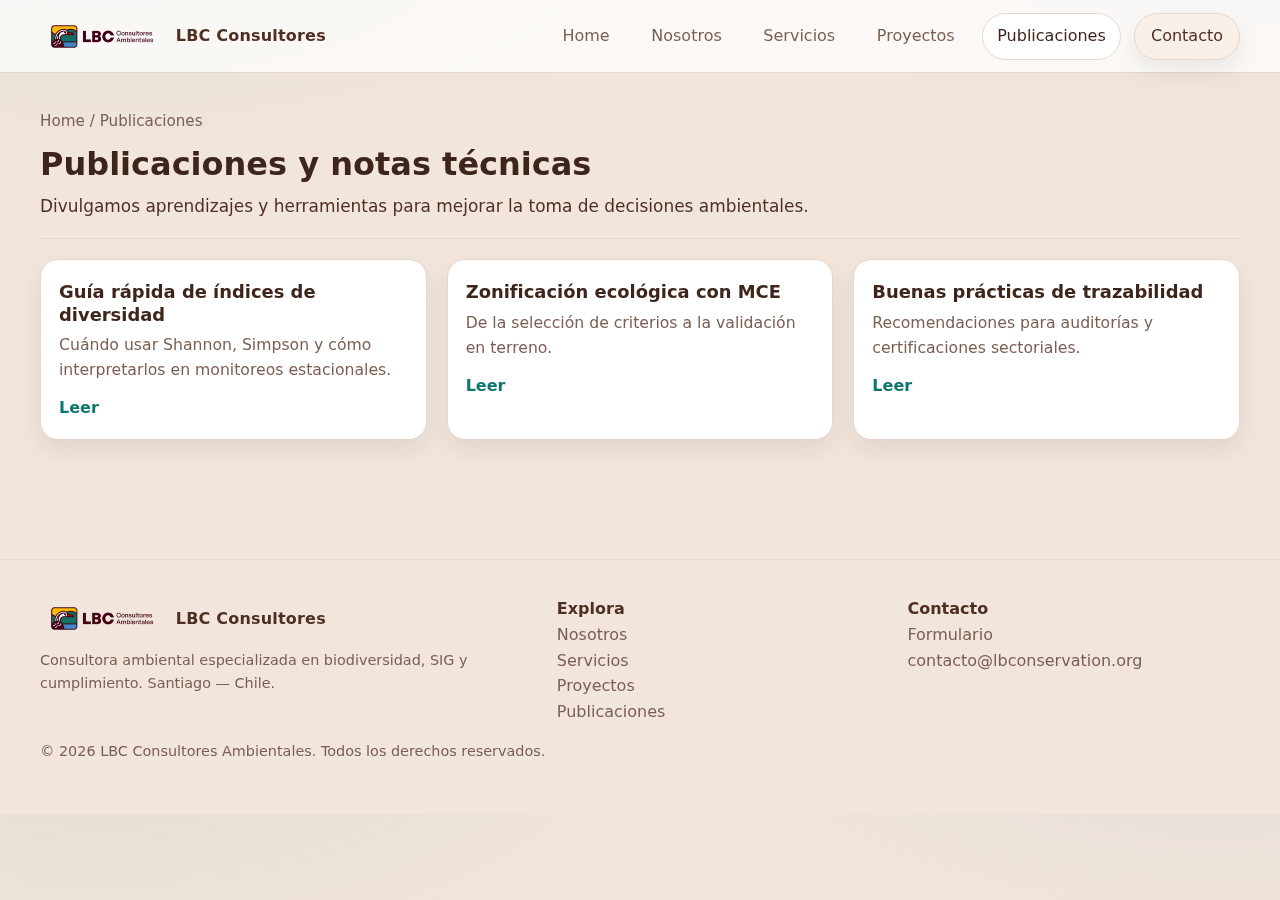
<file: publicaciones.html>
<!DOCTYPE html>
<html lang="es-CL">
<head>
  <meta charset="UTF-8" />
  <meta name="viewport" content="width=device-width, initial-scale=1" />
  <title>Publicaciones — LBC Consultores Ambientales</title>
  <link rel="icon" href="assets/favicon.png" />
  <link rel="stylesheet" href="assets/site.css" />
</head>
<body>
  <header class="nav">
    <div class="container nav-inner">
      <a href="index.html" class="logo" aria-label="LBC — Home">
        <img src="assets/logos/logolbc.png" alt="Logo LBC" />
        <span>LBC Consultores</span>
      </a>
      <button class="menu-toggle" aria-expanded="false" aria-controls="menu" id="menuBtn">☰</button>
      <nav class="menu" id="menu" aria-label="Navegación principal">
        <a href="index.html">Home</a>
        <a href="nosotros.html">Nosotros</a>
        <a href="servicios.html">Servicios</a>
        <a href="proyectos.html">Proyectos</a>
        <a href="publicaciones.html">Publicaciones</a>
        <a class="cta" href="contacto.html">Contacto</a>
      </nav>
    </div>
  </header>

  <main class="container main section">
    <nav class="breadcrumbs"><a href="index.html">Home</a> / Publicaciones</nav>
    <h1>Publicaciones y notas técnicas</h1>
    <p class="lead">Divulgamos aprendizajes y herramientas para mejorar la toma de decisiones ambientales.</p>
    <hr class="sep" />

    <section class="grid cards">
      <article class="card">
        <h3>Guía rápida de índices de diversidad</h3>
        <p>Cuándo usar Shannon, Simpson y cómo interpretarlos en monitoreos estacionales.</p>
        <a href="#">Leer</a>
      </article>
      <article class="card">
        <h3>Zonificación ecológica con MCE</h3>
        <p>De la selección de criterios a la validación en terreno.</p>
        <a href="#">Leer</a>
      </article>
      <article class="card">
        <h3>Buenas prácticas de trazabilidad</h3>
        <p>Recomendaciones para auditorías y certificaciones sectoriales.</p>
        <a href="#">Leer</a>
      </article>
    </section>
  </main>

  <footer class="section">
    <div class="container foot">
      <div>
        <div class="logo">
          <img src="assets/logos/logolbc.png" alt="Logo LBC" />
          <strong>LBC Consultores</strong>
        </div>
        <p class="fine" style="margin-top:8px">Consultora ambiental especializada en biodiversidad, SIG y cumplimiento. Santiago — Chile.</p>
      </div>
      <nav>
        <strong>Explora</strong><br />
        <a href="nosotros.html">Nosotros</a><br />
        <a href="servicios.html">Servicios</a><br />
        <a href="proyectos.html">Proyectos</a><br />
        <a href="publicaciones.html">Publicaciones</a>
      </nav>
      <div>
        <strong>Contacto</strong><br />
        <a href="contacto.html">Formulario</a><br />
        <a href="mailto:contacto@lbconservation.org">contacto@lbconservation.org</a>
      </div>
    </div>
    <div class="container" style="margin-top:16px">
      <p class="fine">© <span id="y"></span> LBC Consultores Ambientales. Todos los derechos reservados.</p>
    </div>
  </footer>

  <script src="assets/site.js"></script>

</body>
</html>
</file>
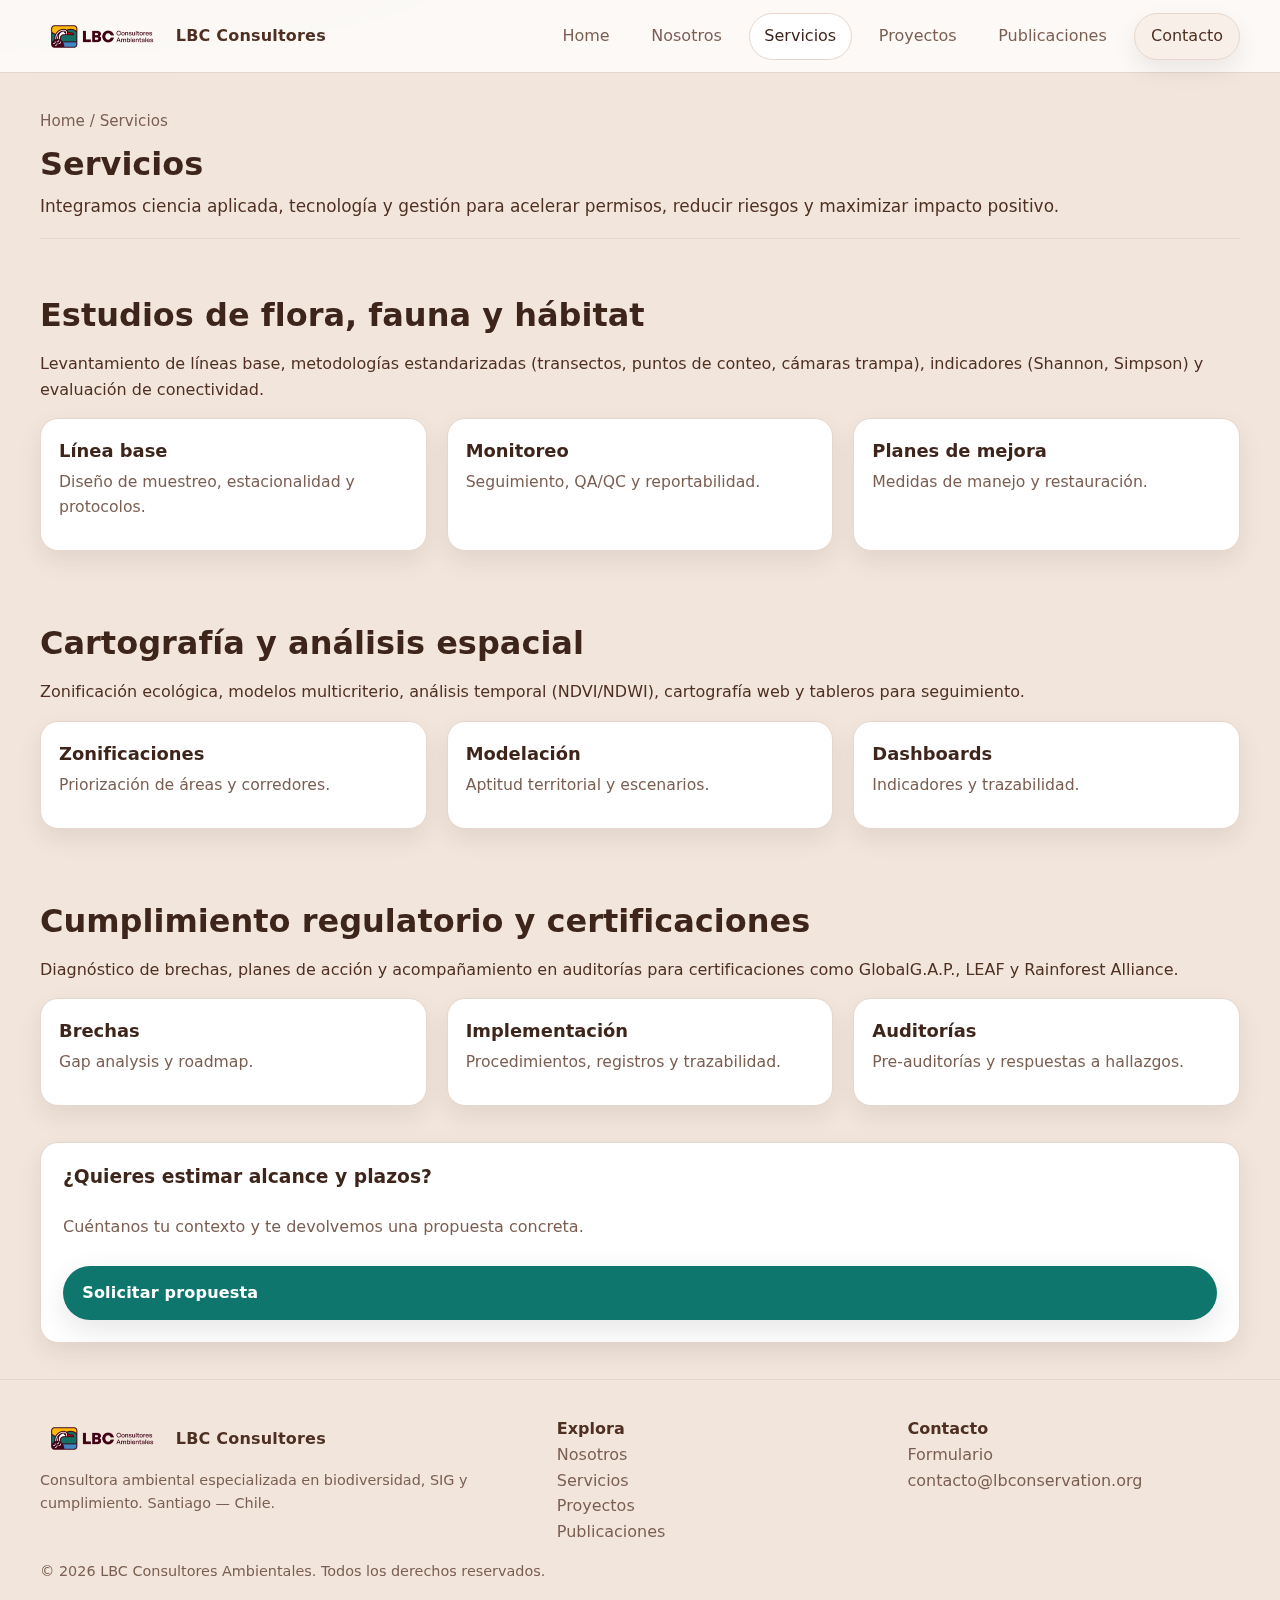
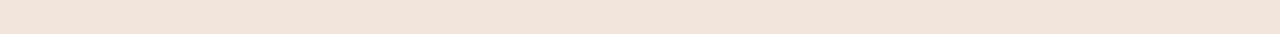
<file: servicios.html>
<!DOCTYPE html>
<html lang="es-CL">
<head>
  <meta charset="UTF-8" />
  <meta name="viewport" content="width=device-width, initial-scale=1" />
  <title>Servicios — LBC Consultores Ambientales</title>
  <link rel="icon" href="assets/favicon.png" />
  <link rel="stylesheet" href="assets/site.css" />
</head>
<body>
  <header class="nav">
    <div class="container nav-inner">
      <a href="index.html" class="logo" aria-label="LBC — Home">
        <img src="assets/logos/logolbc.png" alt="Logo LBC" />
        <span>LBC Consultores</span>
      </a>
      <button class="menu-toggle" aria-expanded="false" aria-controls="menu" id="menuBtn">☰</button>
      <nav class="menu" id="menu" aria-label="Navegación principal">
        <a href="index.html">Home</a>
        <a href="nosotros.html">Nosotros</a>
        <a href="servicios.html">Servicios</a>
        <a href="proyectos.html">Proyectos</a>
        <a href="publicaciones.html">Publicaciones</a>
        <a class="cta" href="contacto.html">Contacto</a>
      </nav>
    </div>
  </header>

  <main class="container main section">
    <nav class="breadcrumbs"><a href="index.html">Home</a> / Servicios</nav>
    <h1>Servicios</h1>
    <p class="lead">Integramos ciencia aplicada, tecnología y gestión para acelerar permisos, reducir riesgos y maximizar impacto positivo.</p>
    <hr class="sep" />

    <section id="biodiversidad" class="section">
      <h2>Estudios de flora, fauna y hábitat</h2>
      <p>Levantamiento de líneas base, metodologías estandarizadas (transectos, puntos de conteo, cámaras trampa), indicadores (Shannon, Simpson) y evaluación de conectividad.</p>
      <div class="grid cards">
        <div class="card"><h3>Línea base</h3><p>Diseño de muestreo, estacionalidad y protocolos.</p></div>
        <div class="card"><h3>Monitoreo</h3><p>Seguimiento, QA/QC y reportabilidad.</p></div>
        <div class="card"><h3>Planes de mejora</h3><p>Medidas de manejo y restauración.</p></div>
      </div>
    </section>

    <section id="sig" class="section">
      <h2>Cartografía y análisis espacial</h2>
      <p>Zonificación ecológica, modelos multicriterio, análisis temporal (NDVI/NDWI), cartografía web y tableros para seguimiento.</p>
      <div class="grid cards">
        <div class="card"><h3>Zonificaciones</h3><p>Priorización de áreas y corredores.</p></div>
        <div class="card"><h3>Modelación</h3><p>Aptitud territorial y escenarios.</p></div>
        <div class="card"><h3>Dashboards</h3><p>Indicadores y trazabilidad.</p></div>
      </div>
    </section>

    <section id="cumplimiento" class="section">
      <h2>Cumplimiento regulatorio y certificaciones</h2>
      <p>Diagnóstico de brechas, planes de acción y acompañamiento en auditorías para certificaciones como GlobalG.A.P., LEAF y Rainforest Alliance.</p>
      <div class="grid cards">
        <div class="card"><h3>Brechas</h3><p>Gap analysis y roadmap.</p></div>
        <div class="card"><h3>Implementación</h3><p>Procedimientos, registros y trazabilidad.</p></div>
        <div class="card"><h3>Auditorías</h3><p>Pre-auditorías y respuestas a hallazgos.</p></div>
      </div>
    </section>

    <div class="cta">
      <h3>¿Quieres estimar alcance y plazos?</h3>
      <p class="muted">Cuéntanos tu contexto y te devolvemos una propuesta concreta.</p>
      <a class="btn btn-primary" href="contacto.html">Solicitar propuesta</a>
    </div>
  </main>

  <footer class="section">
    <div class="container foot">
      <div>
        <div class="logo">
          <img src="assets/logos/logolbc.png" alt="Logo LBC" />
          <strong>LBC Consultores</strong>
        </div>
        <p class="fine" style="margin-top:8px">Consultora ambiental especializada en biodiversidad, SIG y cumplimiento. Santiago — Chile.</p>
      </div>
      <nav>
        <strong>Explora</strong><br />
        <a href="nosotros.html">Nosotros</a><br />
        <a href="servicios.html">Servicios</a><br />
        <a href="proyectos.html">Proyectos</a><br />
        <a href="publicaciones.html">Publicaciones</a>
      </nav>
      <div>
        <strong>Contacto</strong><br />
        <a href="contacto.html">Formulario</a><br />
        <a href="mailto:contacto@lbconservation.org">contacto@lbconservation.org</a>
      </div>
    </div>
    <div class="container" style="margin-top:16px">
      <p class="fine">© <span id="y"></span> LBC Consultores Ambientales. Todos los derechos reservados.</p>
    </div>
  </footer>

  <script src="assets/site.js"></script>

</body>
</html>
</file>
<file: assets/site.css>
/* =========================================================
   LBC Brand v4 — Corporativo sobrio y actual
   - Base clara (salmón pálido)
   - Tipografía "chocolate"
   - Superficies blancas con bordes sutiles
   - Acentos: rojo / oro / teal / azul (marca)
   ========================================================= */

:root{
  /* Marca (ajusta si tienes hex oficiales) */
  --brand-red:   #D62828;  /* Rojo */
  --brand-gold:  #F2B705;  /* Amarillo / oro */
  --brand-teal:  #0F766E;  /* Teal */
  --brand-blue:  #4B84C6;  /* Azul */

  /* Identidad neutra */
  --paper:       #F2E6DC;  /* salmón pálido (fondo) */
  --paper-2:     #F8EFE9;  /* variante más clara */
  --surface:     #FFFFFF;  /* tarjetas / ctas */
  --surface-2:   #FFF8F3;  /* superficies elevadas suaves */
  --border:      #E6D6CB;  /* borde sutil */

  /* Tipografía chocolate */
  --ink:         #4E2F22;  /* principal (chocolate) */
  --ink-strong:  #3E251B;  /* títulos */
  --ink-dim:     #7B5E52;  /* atenuado */

  /* Asignaciones de sistema */
  --brand:       var(--brand-teal);
  --brand-2:     var(--brand-blue);
  --accent:      var(--brand-blue);
  --accent-2:    var(--brand-red);
  --gold:        var(--brand-gold);

  --shadow:      0 10px 30px rgba(16, 10, 8, .10);
  --radius:      18px;
  --radius-sm:   12px;
  --container:   1200px;
}

/* ===== Reset y base ===== */
*{box-sizing:border-box}
html,body{
  margin:0; padding:0;
  background:
    radial-gradient(1000px 420px at 8% -10%, rgba(15,118,110,.08) 0%, transparent 60%),
    radial-gradient(900px 380px at 95% -12%, rgba(75,132,198,.09) 0%, transparent 60%),
    linear-gradient(180deg, var(--paper) 0%, var(--paper) 100%);
  color:var(--ink);
  font:16px/1.6 system-ui,-apple-system,Segoe UI,Roboto,Ubuntu,"Helvetica Neue","Noto Sans",Arial,"Apple Color Emoji","Segoe UI Emoji";
}
h1,h2,h3,h4{color:var(--ink-strong);line-height:1.25;margin:0 0 .4rem}
a{color:inherit;text-decoration:none}
img{max-width:100%;display:block}

/* Utilitarios */
.container{width:min(95%, var(--container));margin-inline:auto}
.grid{display:grid;gap:20px}

/* ===== Botones ===== */
.btn{
  display:inline-flex;align-items:center;gap:.6rem;
  padding:.9rem 1.2rem;border-radius:999px;font-weight:700;letter-spacing:.2px;
  box-shadow:var(--shadow);transition:transform .2s ease,opacity .2s ease,box-shadow .2s ease
}
.btn:active{transform:translateY(1px)}
.btn-primary{
  background:linear-gradient(135deg,var(--brand),var(--brand-2));
  color:#fff;
}
.btn-ghost{
  background:transparent;border:1px solid var(--border);
  color:var(--ink);
}
.btn-ghost:hover{background:var(--paper-2)}
.chip{
  display:inline-flex;align-items:center;gap:.4rem;
  background:var(--paper-2);border:1px solid var(--border);color:var(--ink-dim);
  padding:.35rem .7rem;border-radius:999px;font-size:.82rem
}

/* ===== NAV ===== */
header.nav{
  position:sticky;top:0;z-index:50;
  backdrop-filter:saturate(1.1) blur(8px);
  background:rgba(255,255,255,.75);
  border-bottom:1px solid var(--border);
}
.nav-inner{display:flex;align-items:center;justify-content:space-between;padding:.8rem 0}
.logo{display:flex;align-items:center;gap:.75rem;font-weight:800;letter-spacing:.2px}
.logo img{width:auto;height:45px;border-radius:0px}
.menu{display:flex;gap:.8rem;align-items:center}
.menu a{padding:.6rem .9rem;border-radius:999px;color:var(--ink-dim)}
.menu a:hover{background:var(--paper-2);color:var(--ink)}
.menu a.active{background:var(--paper-2);border:1px solid var(--border);color:var(--ink-strong)}
.menu .cta{padding:.6rem 1rem;background:var(--paper-2);border:1px solid var(--border);color:var(--ink);border-radius:999px}
.menu-toggle{display:none;border:1px solid var(--border);background:var(--paper-2);border-radius:10px;padding:.5rem}
@media (max-width: 920px){
  .menu{
    display:none;position:absolute;inset:60px 2.5% auto;
    flex-direction:column;background:var(--surface);border:1px solid var(--border);border-radius:16px;padding:10px
  }
  .menu.show{display:flex}
  .menu-toggle{display:inline-grid;place-items:center}
}

/* ===== HERO / SECCIONES ===== */
.hero{padding:64px 0 28px}
.hero-wrap{display:grid;gap:26px;grid-template-columns:1.2fr .9fr;align-items:center}
@media (max-width: 980px){.hero-wrap{grid-template-columns:1fr}}
.hero h1{font-size:clamp(30px,4vw,46px)}
.lead{color:var(--ink-dim);font-size:1.06rem;margin:.6rem 0 1.1rem}
.hero-card{
  background:var(--surface);
  border:1px solid var(--border);border-radius:var(--radius);padding:22px
}

/* ===== KPI / Stats pequeñas ===== */
.hero-stats{display:grid;grid-template-columns:repeat(3,minmax(0,1fr));gap:10px;margin-top:16px}
.stat{
  background:var(--paper-2);border:1px solid var(--border);border-radius:14px;padding:14px;text-align:center
}
.stat b{display:block;font-size:1.4rem}

/* ===== TRUST ===== */
.trust{padding:10px 0 40px}
.trust-logos{display:grid;grid-template-columns:repeat(6,minmax(0,1fr));gap:18px;opacity:.95}
.trust-logos img{filter:grayscale(.1) brightness(.95);opacity:.95;transition:.2s}
.trust-logos img:hover{filter:none;opacity:1}
@media (max-width: 920px){.trust-logos{grid-template-columns:repeat(3,1fr)}}

/* ===== SECCIONES ===== */
.section{padding:36px 0}
.section h2{font-size:clamp(22px,3vw,32px);margin:0 0 10px}
.muted{color:var(--ink-dim)}

/* Tarjetas */
.cards{grid-template-columns:repeat(3,minmax(0,1fr))}
.card{
  background:var(--surface);
  border:1px solid var(--border);border-radius:var(--radius);
  padding:18px;box-shadow:var(--shadow)
}
.card h3{margin:.2rem 0 .4rem;font-size:1.12rem}
.card p{color:var(--ink-dim);font-size:.98rem;margin:.3rem 0 .8rem}
.card a{font-weight:700;color:var(--brand)}
.tag{
  display:inline-block;margin:.25rem .25rem 0 0;padding:.25rem .5rem;
  background:var(--paper-2);border:1px solid var(--border);border-radius:8px;color:var(--ink-dim);font-size:.82rem
}
@media (max-width: 980px){.cards{grid-template-columns:1fr}}

/* Barras de evidencia */
.bar{display:flex;gap:10px;align-items:center;margin:.8rem 0}
.bar .bar-track{flex:1;height:10px;border-radius:999px;background:var(--paper-2);border:1px solid var(--border);overflow:hidden}
.bar .bar-fill{height:100%;background:linear-gradient(90deg,var(--brand),var(--brand-2));width:0%}

/* Testimonios */
.testi{background:radial-gradient(900px 400px at 100% -40%, rgba(75,132,198,.10) 0%, transparent 55%)}
.quote{
  background:var(--surface-2);border:1px solid var(--border);border-radius:var(--radius-sm);padding:16px;display:grid;gap:6px
}
.quote .who{color:var(--ink-dim);font-weight:600}

/* CTA */
.cta{
  background:var(--surface);
  border:1px solid var(--border);border-radius:var(--radius);padding:22px;display:grid;gap:10px
}
.cta h3{margin:0}

/* Footer */
footer{border-top:1px solid var(--border);background:var(--paper)}
.foot{display:grid;gap:18px;grid-template-columns:1.2fr .8fr .8fr}
.foot a{color:var(--ink-dim)}
.fine{color:var(--ink-dim);font-size:.9rem}
@media (max-width:920px){.foot{grid-template-columns:1fr}}

/* Página */
.main{min-height:54vh}
.breadcrumbs{color:var(--ink-dim);font-size:.95rem;margin-bottom:10px}
.breadcrumbs a{color:var(--ink-dim)}
hr.sep{border:0;border-top:1px solid var(--border);margin:10px 0 20px}

/* ================= KPIs a franjas corporativas ================= */
.kpis.brand{
  display:grid; grid-template-columns:repeat(4,minmax(0,1fr));
  gap:0; border-radius:18px; overflow:hidden; box-shadow:var(--shadow);
  border:1px solid var(--border);
}
.kpis.brand .kpi{ padding:26px 22px; text-align:center; border:0; border-radius:0; color:#fff }
.kpis.brand .kpi b{ display:block; font-size:clamp(1.6rem,5vw,2.2rem); line-height:1.1 }
.kpis.brand .kpi span{ opacity:.95 }
.kpis.brand .kpi:nth-child(1){ background:var(--brand-red) }
.kpis.brand .kpi:nth-child(2){ background:var(--brand-gold); color:#2E2304 }
.kpis.brand .kpi:nth-child(3){ background:var(--brand-teal) }
.kpis.brand .kpi:nth-child(4){ background:var(--brand-blue) }

/* Onda inferior (si envuelves .kpis.brand en .brand-band) */
.brand-band{position:relative}
.brand-band::after{
  content:""; position:absolute; left:0; right:0; bottom:-1px; height:56px;
  background: radial-gradient(160% 100% at 50% -10%, var(--paper) 60%, transparent 61%) bottom/100% 56px no-repeat;
}

/* ================== Equipo (retratos y compactas) ================== */
.portrait-card{
  background:var(--surface);
  border:1px solid var(--border);border-radius:18px;box-shadow:var(--shadow);
  overflow:hidden;display:flex;flex-direction:column;min-height:100%;
}
.portrait-media{position:relative;overflow:hidden}
.portrait-img{ width:100%; aspect-ratio:4/5; height:auto; object-fit:cover; background:var(--paper-2); display:block }
@supports not (aspect-ratio: 4/5){ .portrait-img{ height:360px } }
.accent-bar{ height:4px;width:100%; background:linear-gradient(90deg,var(--brand),var(--accent)) }
.accent-bar.directiva{ background:linear-gradient(90deg,var(--gold),var(--brand)) }
.accent-bar.tecnico{ background:linear-gradient(90deg,var(--brand),var(--accent)) }
.portrait-body{ padding:14px 16px }
.portrait-name{ margin:.1rem 0 .2rem; font-size:1.06rem }
.role{ color:var(--ink-dim); margin:0 }
.bio{ margin:.6rem 0 0; color:var(--ink-dim) }
.tags{ display:flex; flex-wrap:wrap; gap:6px; margin-top:8px }
.tags .tag{ background:var(--paper-2); border-color:var(--border); color:var(--ink-dim) }

/* Red de colaboradores (compactas) */
.team-card{ display:grid; grid-template-columns:96px 1fr; gap:14px; align-items:start }
.avatar,.avatar-fallback{
  width:96px;height:96px;border-radius:18px;object-fit:cover;
  border:1px solid var(--border);background:var(--paper-2);display:block
}
.avatar-fallback{
  display:grid;place-items:center;font-weight:800;font-size:1.1rem;
  color:#4E2F22; background:linear-gradient(135deg,#EFE1D7,#F8EFE9);
}

/* ===== Utilidades visuales ===== */
.surface-section{ background:var(--surface); padding:24px 0 }
.paper-section{ background:var(--paper); padding:24px 0 }

/* =========================
   LBC v4.1 — Accessibility & Brand Fix Pack
   - Mejora contraste en paneles
   - Botón primario coherente
   - Chips y textos legibles
   ========================= */

/* --- nuevos tokens para panel oscuro (manteniendo marca) --- */
:root{
  --panel:       #0E3854;      /* azul petróleo */
  --panel-2:     #0B2C43C;
  --panel-border:#164A6C;
  --on-panel:    #F2FBF8;   /* texto sobre panel (≥ AA) */
  --on-panel-dim:#CBE8E1;   /* texto atenuado sobre panel */
  --btn-primary: #0F766E;   /* coherente con marca */
  --btn-primary-h:#0C5F59;  /* hover */
}

/* --- botón primario (más corporativo y con mejor contraste) --- */
.btn-primary{
  background: var(--btn-primary);
  color:#fff;
  border: 0;
}
.btn-primary:hover{ background: var(--btn-primary-h) }
.btn-primary:focus{ outline:2px solid #ffffffaa; outline-offset:2px }

/* --- botón fantasma, más legible en salmón pálido --- */
.btn-ghost{
  border:1px solid var(--border);
  color:var(--ink);
  background: rgba(255,255,255,.4);
}
.btn-ghost:hover{ background: var(--paper-2) }

/* --- chips/badges con contraste suficiente --- */
.chip{
  background:#fff;
  border:1px solid var(--border);
  color:var(--ink);
  box-shadow: 0 2px 6px rgba(0,0,0,.04);
}

/* --- HERO: título/lead y tarjetas consistentes --- */
.hero-card{
  background: #fff;
  border:1px solid var(--border);
}
.lead{ color: var(--ink) }

/* --- PUNTOS/VIÑETAS en hero: usa color de marca visible --- */
.hero-points span{ color: var(--ink) }
.dot{ background: var(--brand-blue) }

/* --- tarjetas generales en el resto del sitio: claras y legibles --- */
.cards:not(.features) .card{
  background: var(--surface);
  color: var(--ink);
  border:1px solid var(--border);
}

/* --- enlaces del menú activo/hover con mejor visibilidad --- */
.menu a:hover{ background: var(--paper-2); color: var(--ink) }
.menu a.active{
  background:#fff;
  border:1px solid var(--border);
  color: var(--ink-strong);
}

/* --- citas/testimonios, más claras en base salmón --- */
.quote{
  background:#fff;
  border:1px solid var(--border);
}

/* --- barras de evidencia, mayor contraste --- */
.bar .bar-track{ background:#fff; border:1px solid var(--border) }
.bar .bar-fill{ background: linear-gradient(90deg,var(--brand),var(--brand-2)) }

/* --- tarjetas del equipo: texto acorde a superficie --- */
.portrait-card{
  background:#fff;
  border:1px solid var(--border);
}
.role, .bio{ color: var(--ink-dim) }

/* --- KPI band: mantiene paleta corporativa, mejora texto en bloque 2 --- */
.kpis.brand .kpi:nth-child(2){ color:#2A2200 }  /* sobre amarillo */

/* --- sombras más sobrias y consistentes --- */
.card, .portrait-card, .cta{
  box-shadow: 0 10px 24px rgba(20, 12, 8, .08);
}

/* =========================================================
   LBC Panels  — Control de steps & FAQ
   ========================================================= */

/* ---- Variables por defecto (puedes cambiarlas globalmente) ---- */
:root{
  /* Color base del panel en RGB + transparencia */
  --panel-rgb: 16, 55, 50;    /* teal profundo */
  --panel-alpha: .92;         /* 0=transparente, 1=sólido */
  --panel-border-alpha: .28;

  /* Texto sobre panel */
  --on-panel: #FCF7F0;
  --on-panel-dim: #FCF7F0;

  /* Geometría */
  --panel-radius: 16px;
  --panel-pad: 16px;
  --panel-gap: 12px;

  /* Badges/números de los pasos */
  --step-badge-bg: #4B84C6;   /* azul marca */
  --step-badge-color: #fff;
  --step-badge-size: 28px;
  --step-badge-offset: -12px;
}

/* ============ PROCESO (Cómo trabajamos) ============ */
.process{
  display:grid; gap: var(--panel-gap);
}
.process .step{
  background: rgba(var(--panel-rgb), var(--panel-alpha)) !important;
  border: 1px solid rgba(var(--panel-rgb), var(--panel-border-alpha)) !important;
  color: var(--on-panel) !important;
  border-radius: var(--panel-radius);
  padding: var(--panel-pad);
  position:relative; min-height:110px;
  box-shadow: 0 14px 30px rgba(1, 28, 24, .18);
}
.process .step h4{ color: var(--on-panel) !important; margin:.2rem 0 .25rem; font-weight:700 }
.process .step p{ color: var(--on-panel-dim) !important; margin:0 }

.process .step::before{
  content: attr(data-step);
  position:absolute; top: var(--step-badge-offset); left: var(--step-badge-offset);
  width: var(--step-badge-size); height: var(--step-badge-size);
  display:grid; place-items:center; font-weight:800;
  color: var(--step-badge-color);
  background: var(--step-badge-bg);
  border-radius: 999px; box-shadow: 0 6px 16px rgba(0,0,0,.18);
}

/* Columas rápidas (ajústalas en el contenedor .process) */
.process.cols-4{ grid-template-columns:repeat(4,minmax(0,1fr)) }
.process.cols-3{ grid-template-columns:repeat(3,minmax(0,1fr)) }
.process.cols-2{ grid-template-columns:repeat(2,minmax(0,1fr)) }
.process.cols-1{ grid-template-columns:1fr }

/* Densidades */
.process.is-compact{ --panel-pad:12px; --step-badge-size:24px; --step-badge-offset:-10px }
.process.is-roomy{ --panel-pad:20px; --panel-radius:18px }

/* Variantes de color por sección */
.process.is-light{
  --panel-rgb: 255,255,255;
  --panel-alpha: 1;
  --panel-border-alpha: .55;
  --on-panel: #FCF7F0;
  --on-panel-dim: #FCF7F0;
}

/* ============ FAQ (Preguntas frecuentes) ============ */
.faq{
  /* hereda variables; puedes redefinir solo para esta sección: */
}
.faq details{
  background: rgba(var(--panel-rgb), var(--panel-alpha)) !important;
  border: 1px solid rgba(var(--panel-rgb), var(--panel-border-alpha)) !important;
  border-radius: var(--panel-radius);
  padding: calc(var(--panel-pad) - 4px) var(--panel-pad);
  color: var(--on-panel);
  box-shadow: 0 10px 22px rgba(1, 28, 24, .16);
}
.faq summary{ cursor:pointer; font-weight:700; color:var(--on-panel) }
.faq p{ color: var(--on-panel-dim); margin:.6rem 0 0 }
.faq details + details{ margin-top:10px }

/* Variante clara para FAQ únicamente */
.faq.is-light{
  --panel-rgb: 255,255,255;
  --panel-alpha: 1;
  --panel-border-alpha: .55;
  --on-panel: #FCF7F0;
  --on-panel-dim: #FCF7F0;
}

/* Utilidades por tarjeta (aplícalas a .step o details) */
.panel-80{ --panel-alpha:.80 }
.panel-70{ --panel-alpha:.70 }
.panel-rounded{ --panel-radius:22px }
.panel-flat{ --panel-radius:8px }

/* =========================================================
   LBC Team Cards v1 — Control visual de recuadros (Directiva/Equipo)
   ========================================================= */

/* TOKENS (puedes cambiarlos globalmente) */
:root{
  /* Panel inferior (recuadro bajo la foto) */
  --team-bg-rgb: 12, 56, 84;    /* <— CAMBIA color base (R,G,B)  ej. teal/azul petróleo */
  --team-bg-alpha: .92;         /* <— CAMBIA transparencia (0..1) */
  --team-border-alpha: .28;     /* borde del panel */

  /* Texto del panel */
  --team-on: #F2FBF8;           /* principal sobre panel */
  --team-on-dim: #CBE0E9;       /* atenuado sobre panel */

  /* Acento (línea entre foto/panel) */
  --team-accent: var(--brand-gold); /* oro, o usa var(--brand-teal)/--brand-blue/--brand-red */

  /* Geometría/ritmo */
  --team-radius: 18px;
  --team-pad: 14px;
  --team-gap: 16px;

  /* Foto */
  --team-photo-ratio: 4/5;      /* 4/5, 3/4, 16/9… */
  --team-photo-radius: 16px;

  /* Tipografía */
  --team-name-w: 800;           /* peso del nombre */
  --team-role-c: var(--team-on-dim);
}

/* GRID de equipo (nº columnas y gap) */
.team-grid{ gap: var(--team-gap) }
.team-cols-3{ grid-template-columns:repeat(3,minmax(0,1fr)) }
.team-cols-2{ grid-template-columns:repeat(2,minmax(0,1fr)) }
@media (max-width: 980px){ .team-cols-3, .team-cols-2{ grid-template-columns:1fr } }

/* --- Tarjeta retrato --- */
.portrait-card{
  border-radius: var(--team-radius);
  background: transparent;       /* panel va en .portrait-body */
  box-shadow: 0 12px 26px rgba(1,28,24,.18);
}
.portrait-media{ position:relative; overflow:hidden; }
.portrait-img{
  width:100%; aspect-ratio: var(--team-photo-ratio); object-fit:cover; display:block;
  border-top-left-radius: var(--team-photo-radius);
  border-top-right-radius: var(--team-photo-radius);
}
@supports not (aspect-ratio: 4/5){ .portrait-img{ height: 360px } }

/* Línea/acento entre foto y panel */
.accent-bar{ height:4px; background: var(--team-accent) }

/* Panel inferior (recuadro con textos) */
.portrait-body{
  background: rgba(var(--team-bg-rgb), var(--team-bg-alpha));
  border-left: 1px solid rgba(var(--team-bg-rgb), var(--team-border-alpha));
  border-right:1px solid rgba(var(--team-bg-rgb), var(--team-border-alpha));
  border-bottom:1px solid rgba(var(--team-bg-rgb), var(--team-border-alpha));
  border-bottom-left-radius: var(--team-radius);
  border-bottom-right-radius: var(--team-radius);
  color: var(--team-on);
  padding: var(--team-pad);
}
.portrait-name{ color: var(--team-on); font-weight: var(--team-name-w); margin:.2rem 0 .15rem }
.role{ color: var(--team-role-c); margin:0 }
.bio{ color: var(--team-on-dim); margin:.6rem 0 0 }

.tags{ display:flex; flex-wrap:wrap; gap:6px; margin-top:8px }
.tags .tag{
  background: rgba(255,255,255,.10);
  border:1px solid rgba(255,255,255,.22);
  color: var(--team-on);
}

/* === Variantes rápidas (aplícalas al contenedor .team-grid o a cada .portrait-card) === */
.team-dark{ /* ya es el modo por defecto; aquí por si quieres forzar */
  --team-bg-rgb: 12, 56, 84;
  --team-bg-alpha: .92;
  --team-accent: var(--brand-gold);
}
.team-light{ /* panel claro si lo prefieres */
  --team-bg-rgb: 255,255,255;
  --team-bg-alpha: 1;
  --team-border-alpha: .55;
  --team-on: #3E2A20;
  --team-on-dim: #6E5B51;
  --team-role-c: #6E5B51;
}
.team-compact{ --team-pad: 12px; --team-gap: 12px }
.team-roomy  { --team-pad: 18px; --team-gap: 18px }
.team-blue   { --team-bg-rgb: 20, 60, 96 }     /* variante azul */
.team-teal   { --team-bg-rgb: 12, 56, 84 }     /* variante teal */
.team-green  { --team-bg-rgb: 10, 74, 60 }     /* variante verdosa */
.team-80     { --team-bg-alpha: .80 }          /* transparencia */
.team-70     { --team-bg-alpha: .70 }

/* ===== Testimonial Scroller ===== */
.testimonial-scroller {
  overflow: hidden;
  mask-image: linear-gradient(to right, transparent, black 20%, black 80%, transparent);
  -webkit-mask-image: linear-gradient(to right, transparent, black 20%, black 80%, transparent);
  margin-top: 12px;
}

.testimonial-track {
  display: flex;
  width: max-content;
  animation: scroll 30s linear infinite;
}

.testimonial-track:hover {
  animation-play-state: paused;
}

.testimonial-scroller .quote {
  width: 500px; 
  margin: 0 10px;
  flex-shrink: 0;
}

@keyframes scroll {
  from {
    transform: translateX(0);
  }
  to {
    transform: translateX(-50%);
  }
}

/* ===== Títulos de Sección de Equipo (Nosotros) Mejorados ===== */
.team-title {
    color: var(--ink-dim);
    text-align: center;
    text-transform: uppercase;
    letter-spacing: 2px;
    font-weight: 600;
    font-size: 1rem;
    margin: 4rem 0 1.5rem;
    padding-bottom: 0.5rem;
    border-bottom: 1px solid var(--border);
    background: none;
    box-shadow: none;
    border-radius: 0;
    padding: 0.5rem 0; /* Ajusta el padding para que no se vea cortado */
}

/* Asegúrate de reemplazar '.contenedor-de-features' 
  con el selector real del contenedor padre que estés usando.
*/
.contenedor-de-features {
  display: flex;         /* Activa el modelo de caja flexible */
  align-items: flex-start; /* ¡Esta es la línea clave! Alinea los items al inicio (arriba) */
  flex-wrap: wrap;       /* Permite que los elementos pasen a la siguiente línea si no caben */
  gap: 20px;             /* Opcional: añade un espacio entre los artículos */
}

/* Adicionalmente, es una buena práctica asegurar que los artículos 
  puedan crecer y ocupar el espacio.
*/
.feature {
  /* Aquí puedes definir el ancho de cada artículo. 
    Por ejemplo, para que haya 3 por fila:
    flex-basis: calc(33.333% - 20px); 
  */
  flex-grow: 1;
}
</file>
